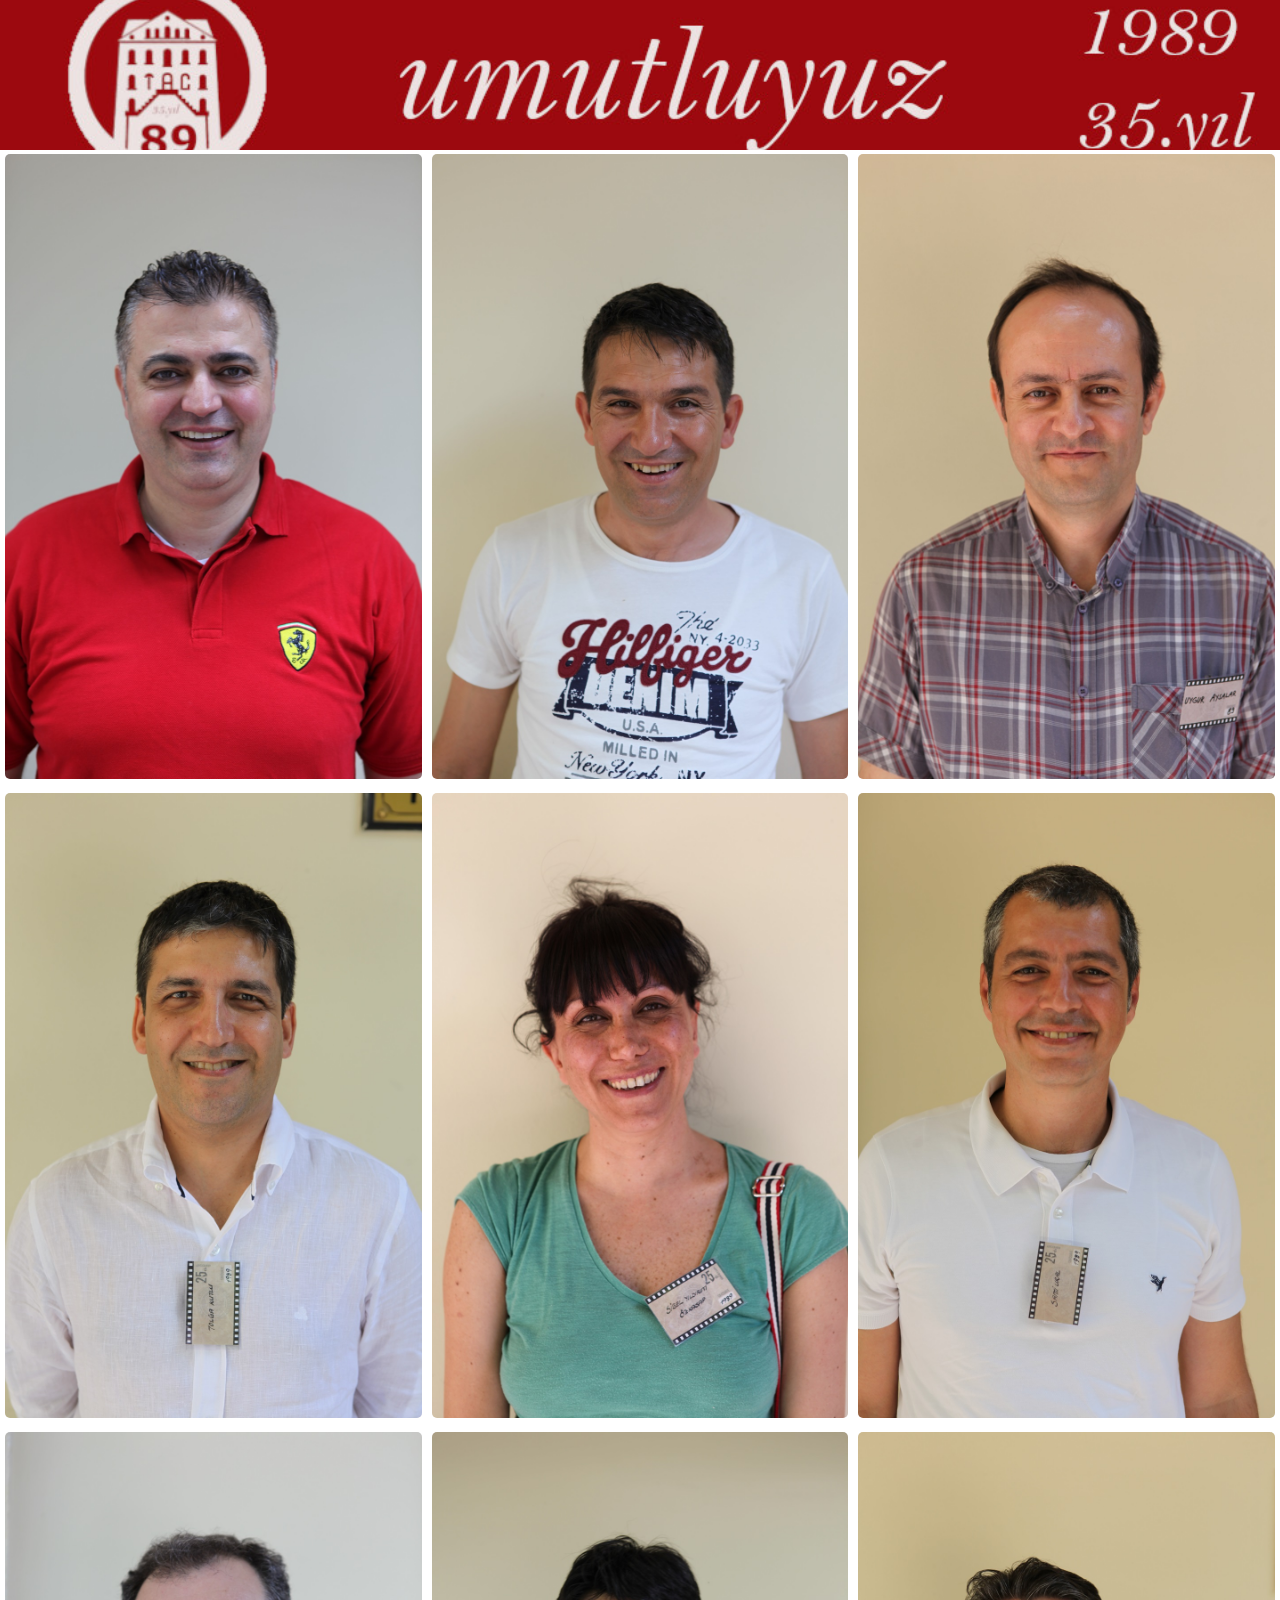
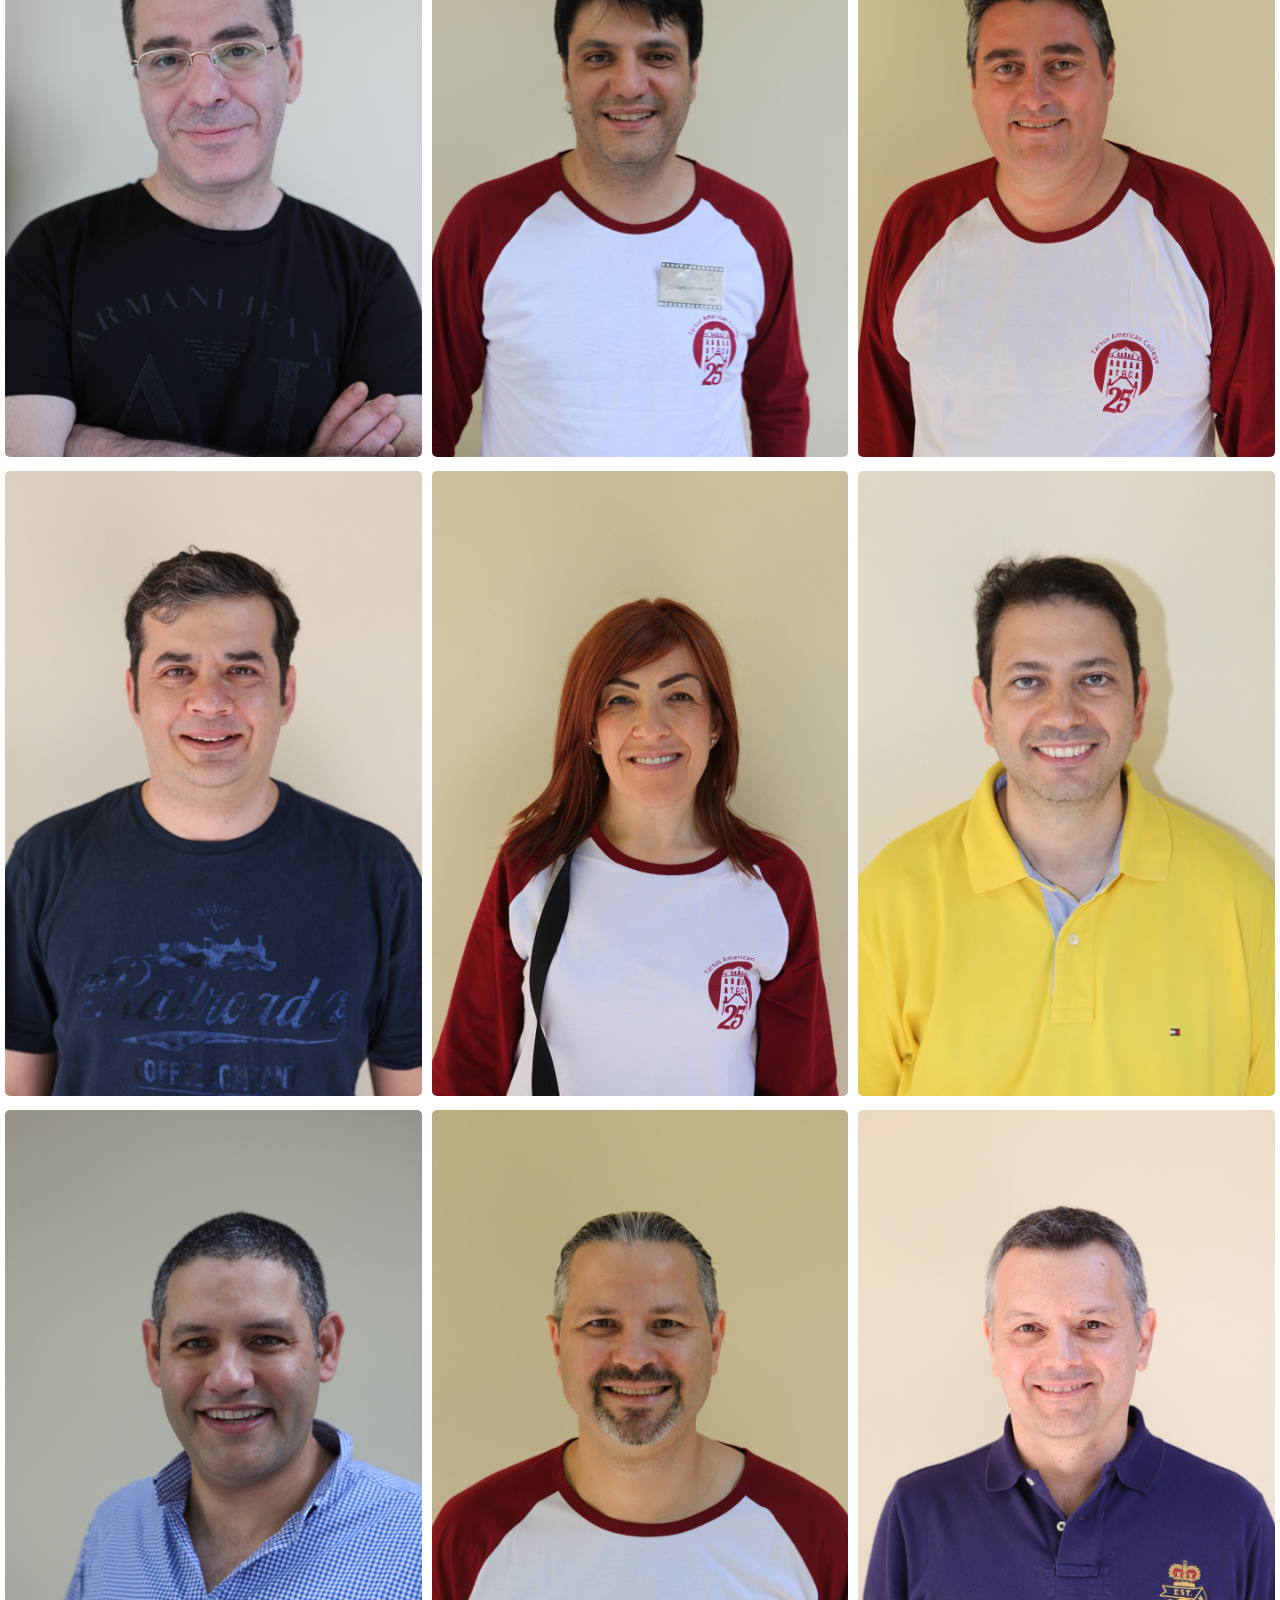
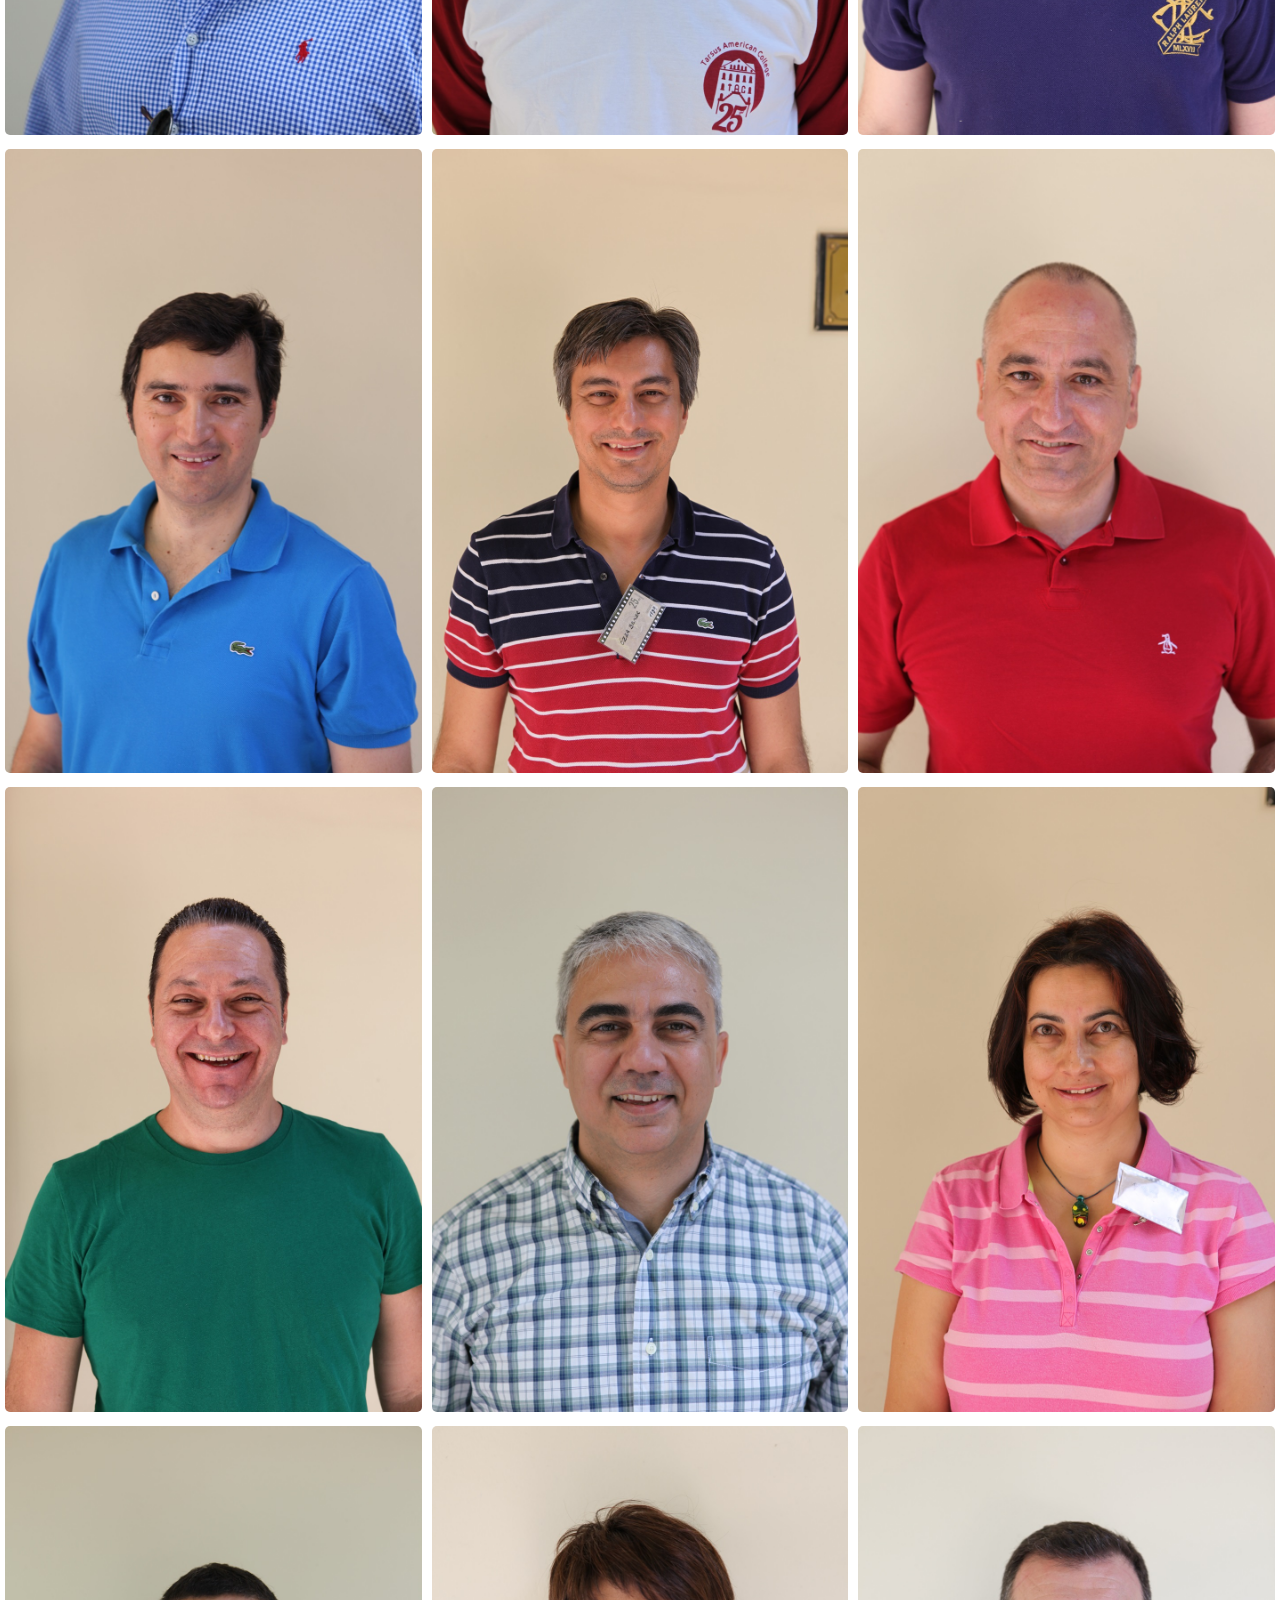
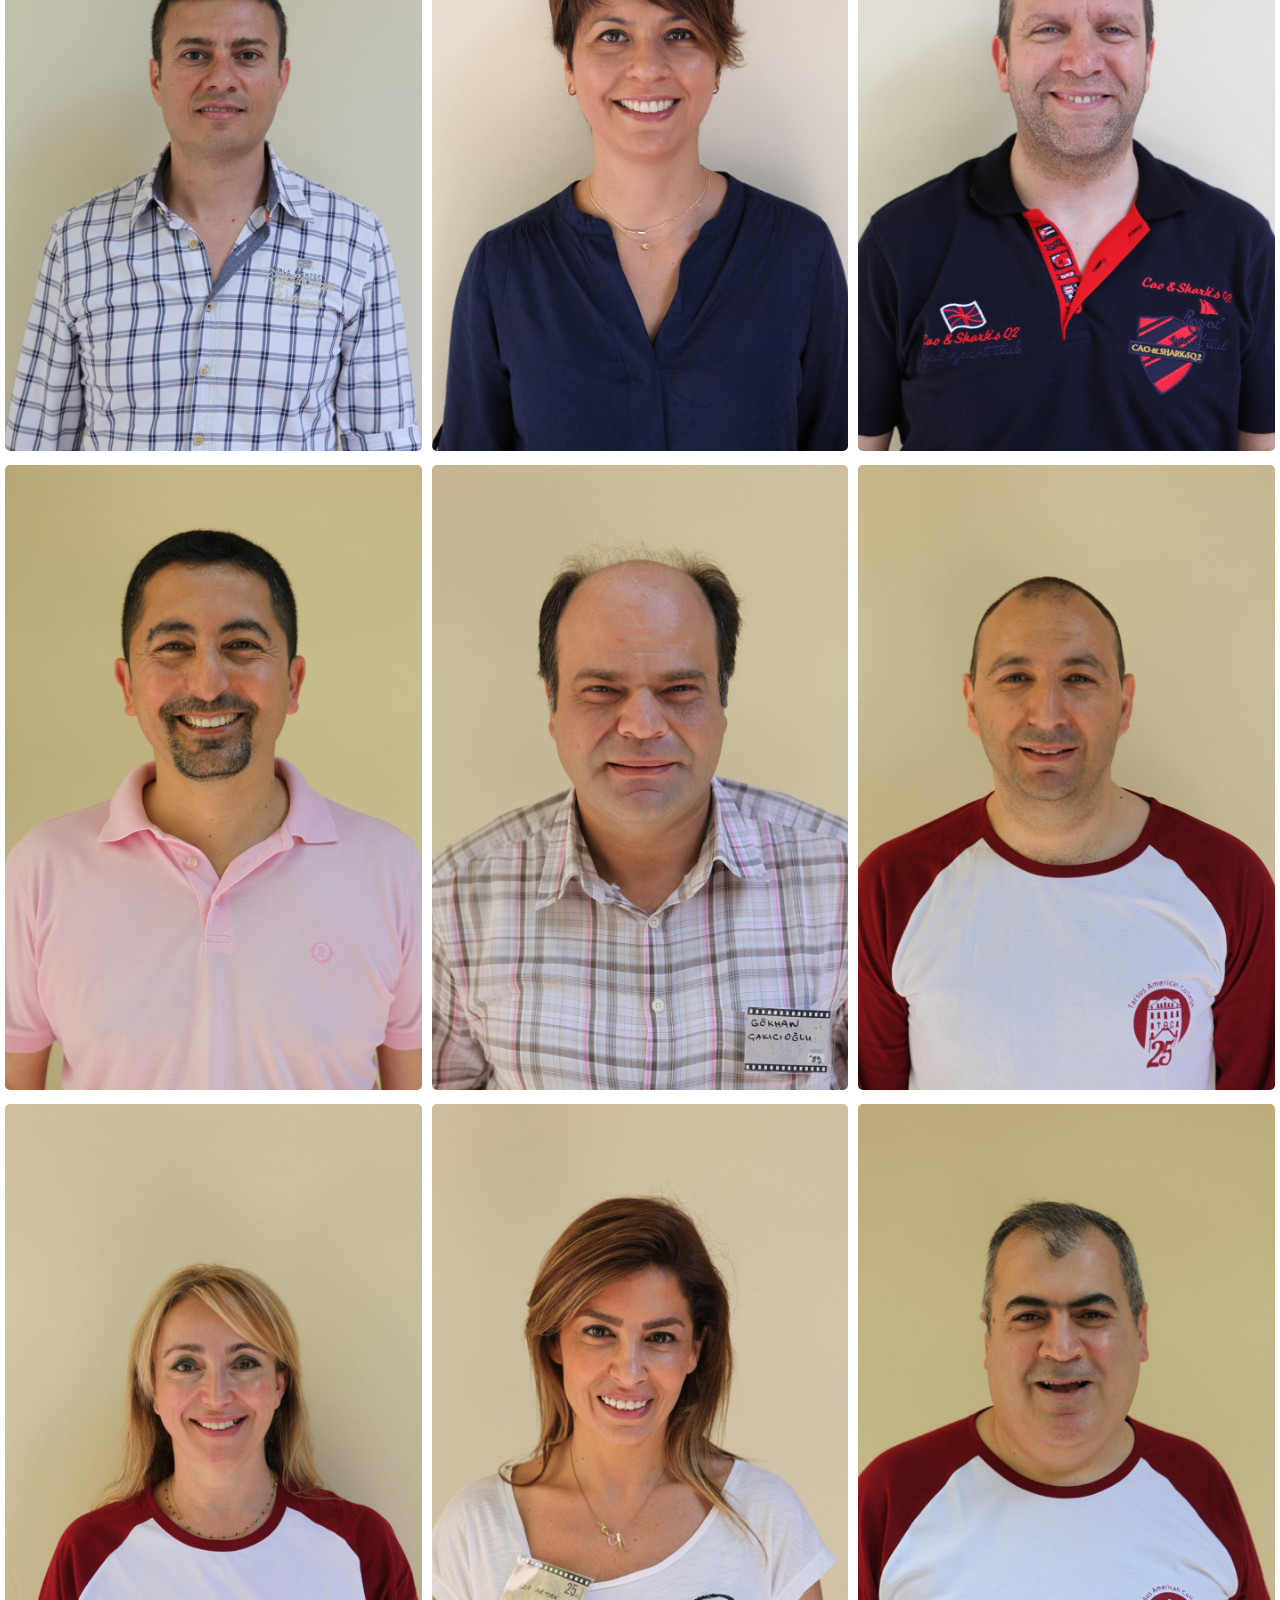
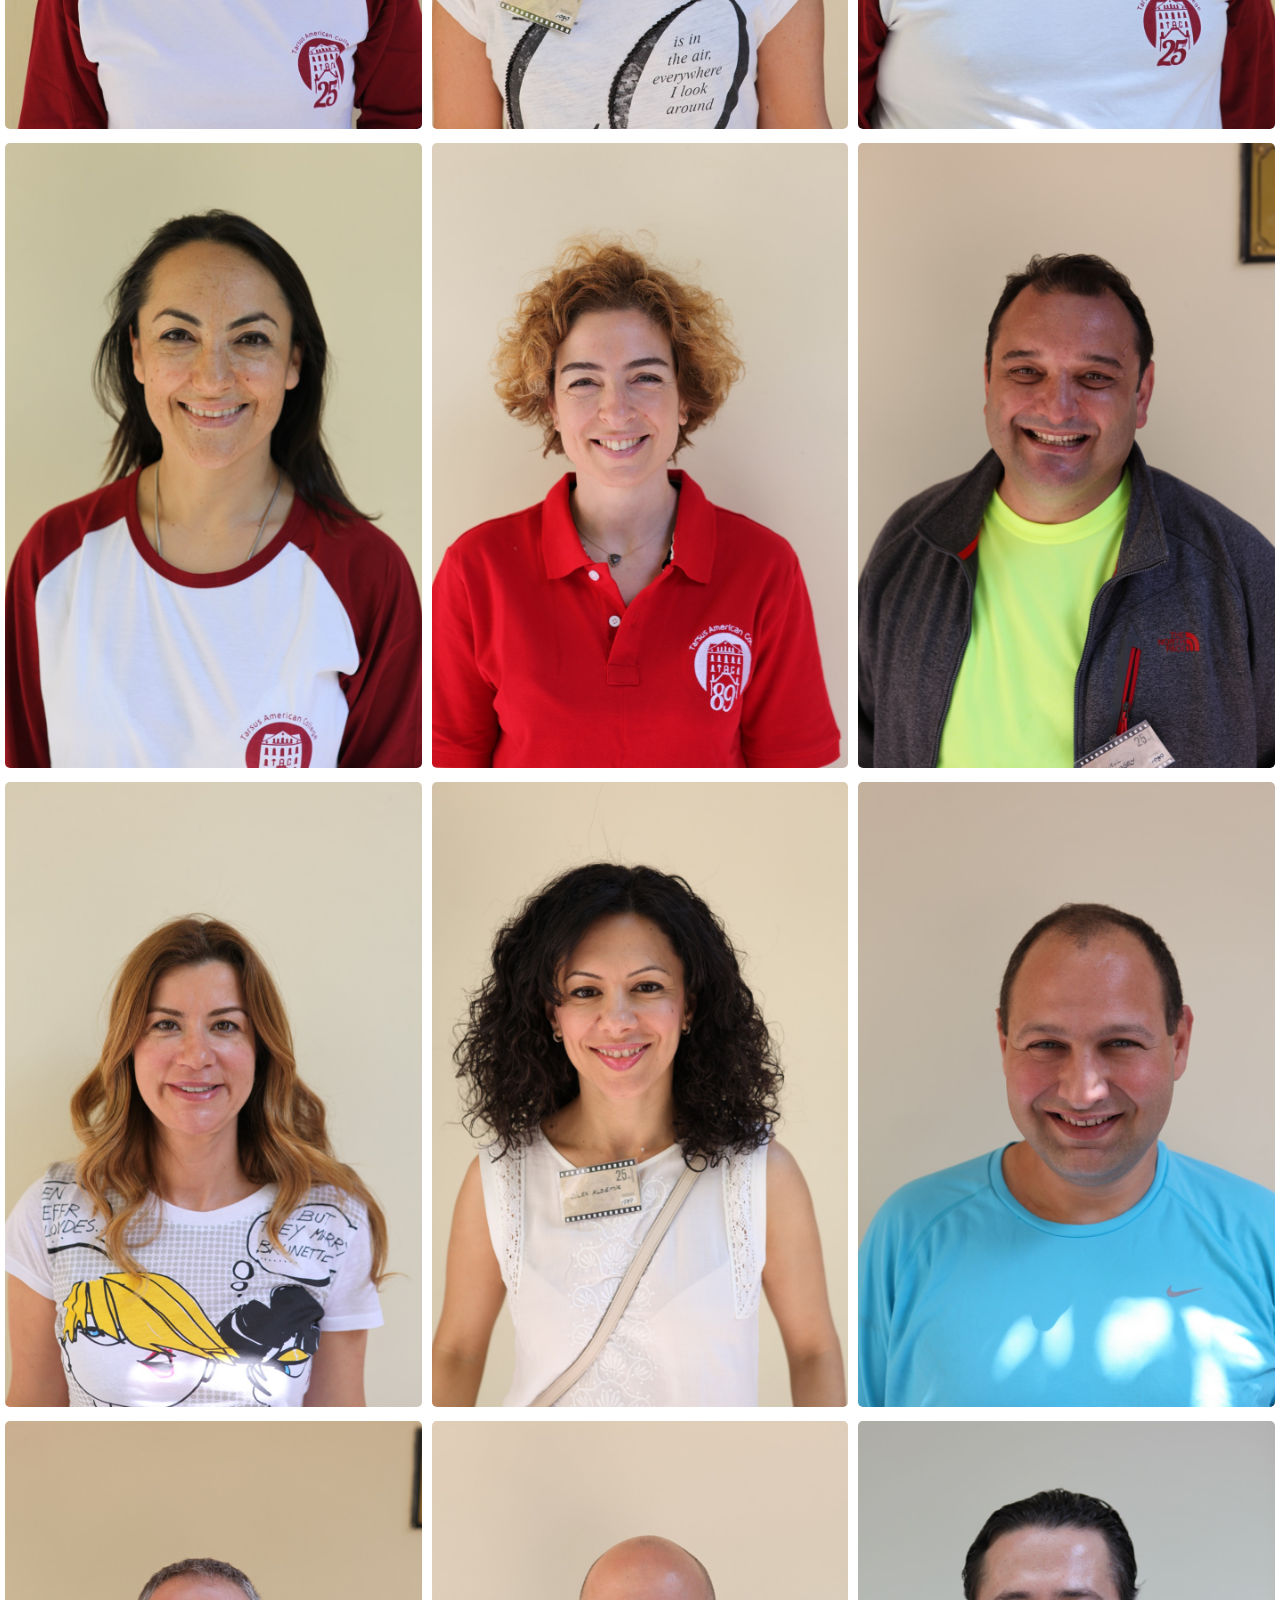
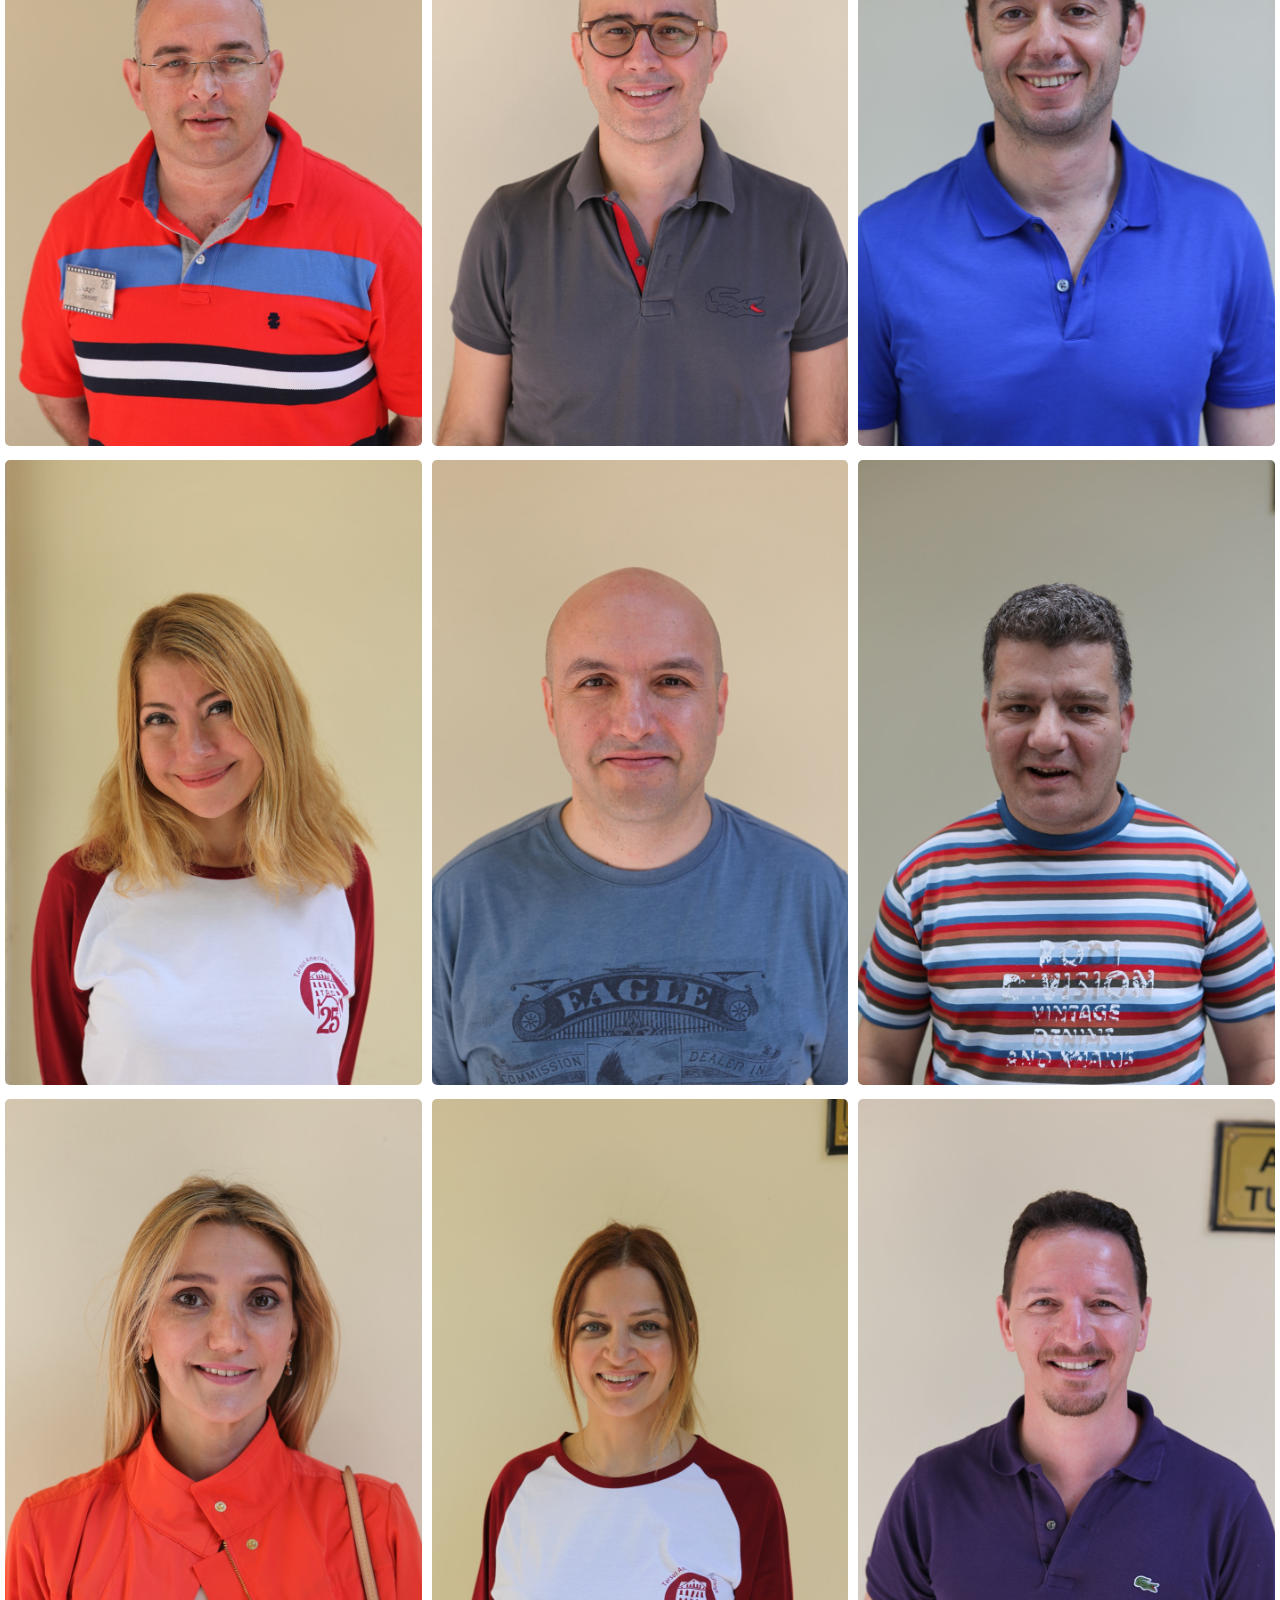
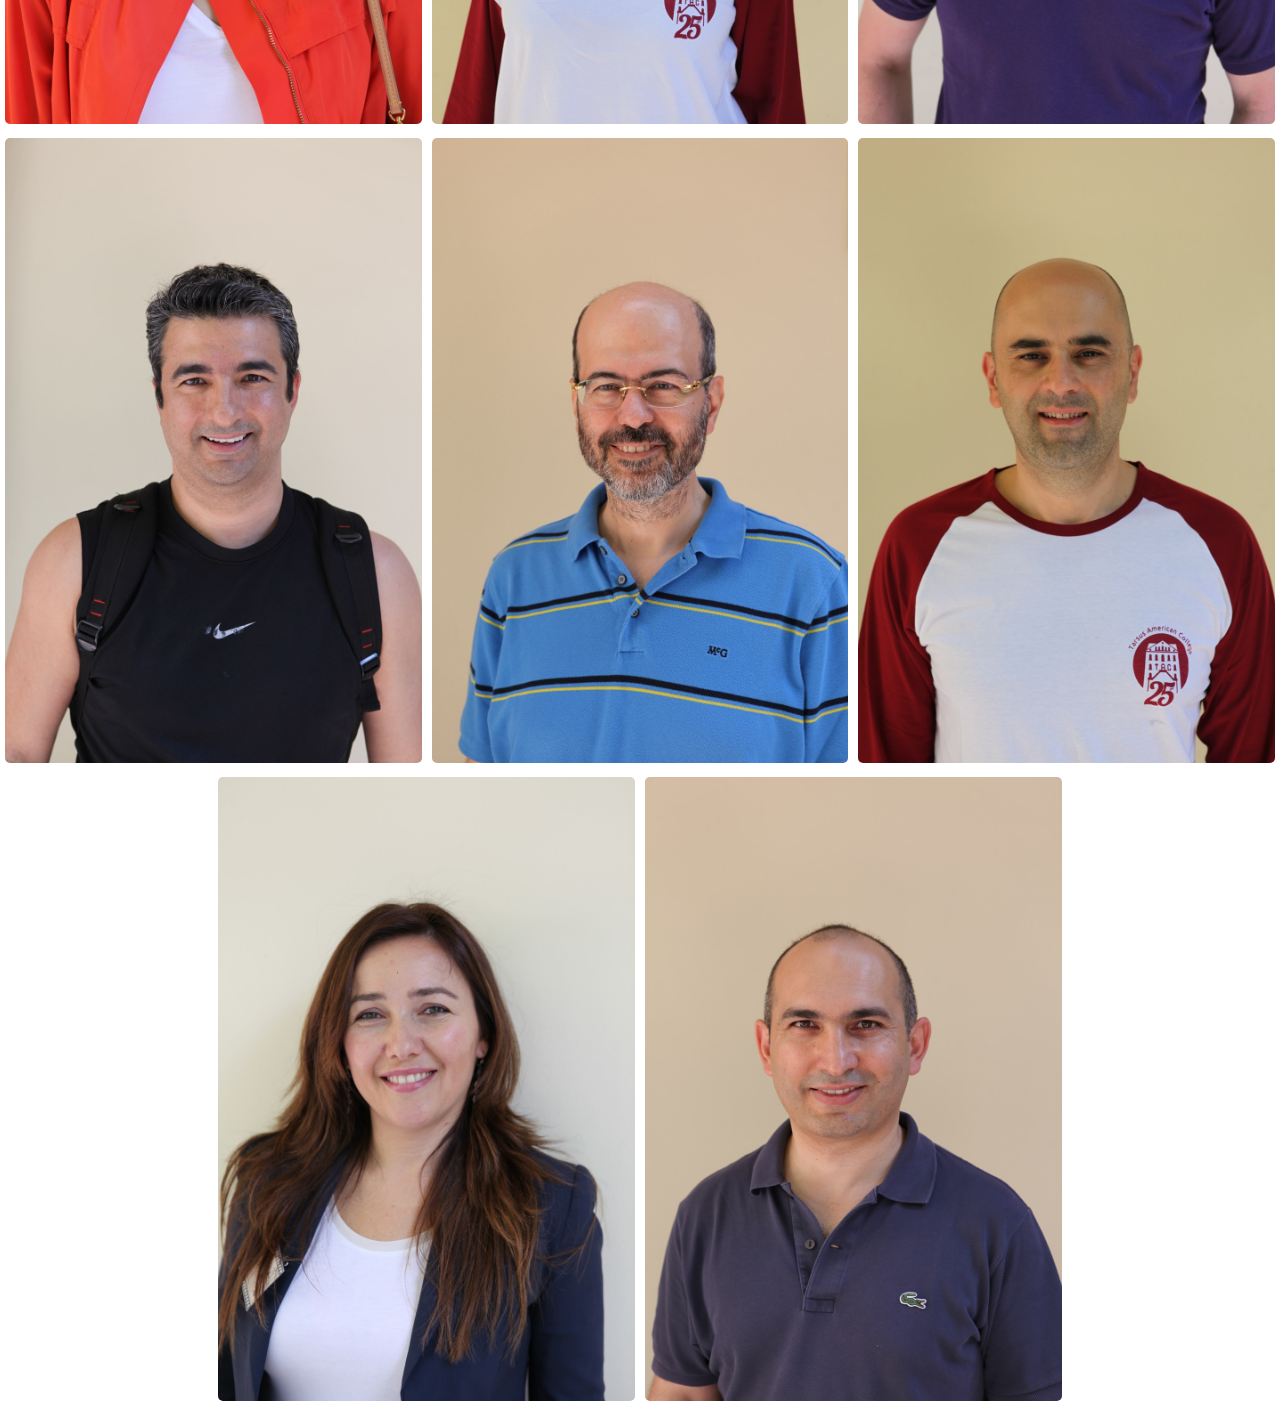
<file: 25yil.html>
<!DOCTYPE html>
<html lang="en">
<head>
    <meta charset="UTF-8">
    <meta name="viewport" content="width=device-width, initial-scale=1.0">
    <title>Gallery</title>
    <link rel="stylesheet" href="styles.css">
</head>
<body>

    
    

    <div class="header">
        <a href="/stickler25yil.html">
            <img src="images/25y/35banner1.jpg" alt="Banner Image" style="width: 100%; height: 150px; object-fit: cover;">
        </a>
    </div>

    <div id="gallery" class="gallery">
        <!-- Pictures will be dynamically added here -->
    </div>

    <script src="25yscript.js"></script>
</body>
</html>
</file>
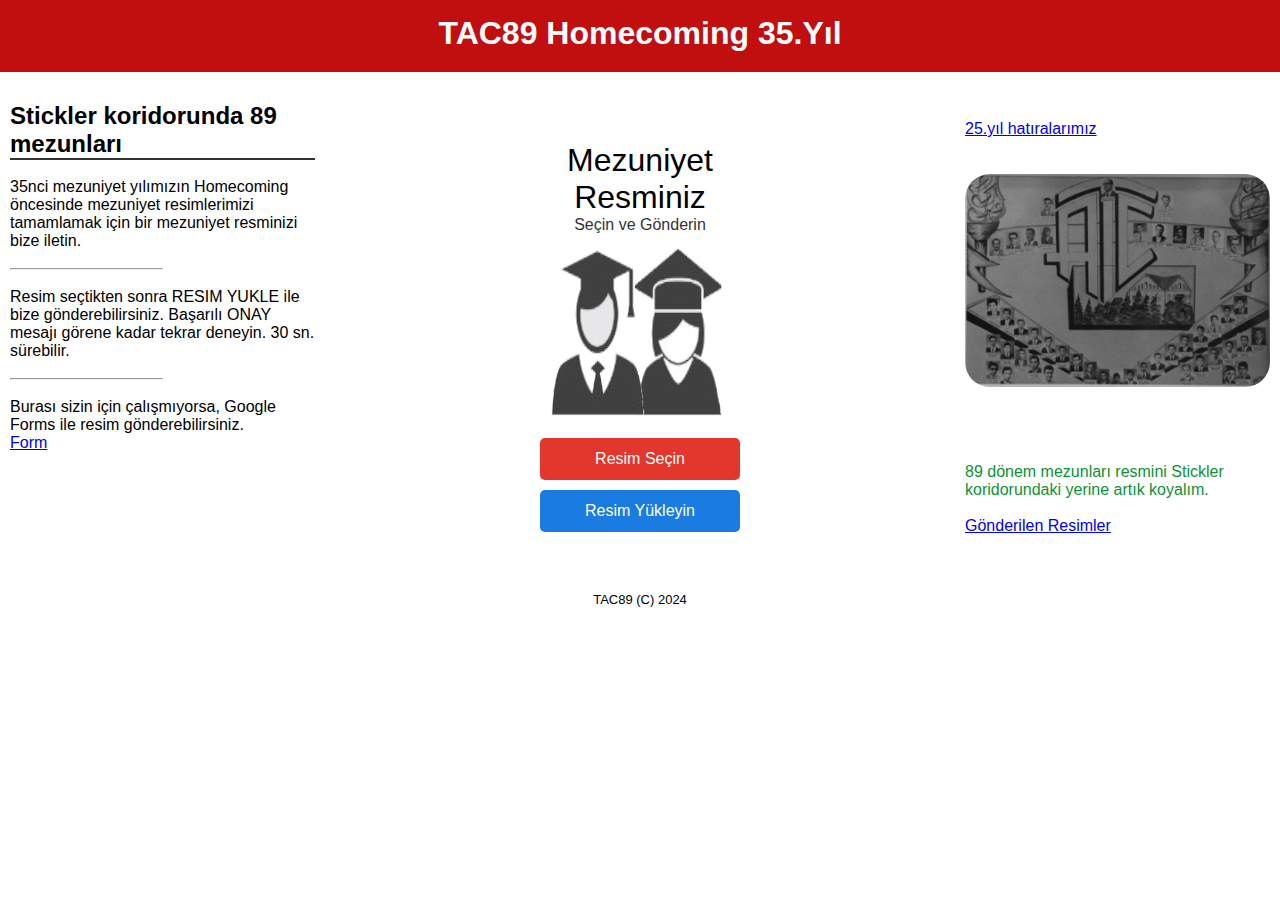
<file: home.html>
﻿<!DOCTYPE html>
<html lang="en" dir="ltr">

<head>
    <meta name="viewport" content="width=device-width, initial-scale=1.0">
    <title>89Mezun</title>
    <link rel="stylesheet" href="styles2.css">
    <script type="text/javascript" src="https://npmcdn.com/parse/dist/parse.min.js"></script>
</head>

<body>

    <div class="header">
        <h1>TAC89 Homecoming 35.Yıl</h1>
    </div>

    <div class="container">
        <div class="column first">
            <h2>Stickler koridorunda 89 mezunları</h2>
            <hr style="height:2px;border:none;color:#333;background-color:#333;">
            <br />
            <p>35nci mezuniyet yılımızın Homecoming öncesinde mezuniyet resimlerimizi tamamlamak için bir mezuniyet resminizi bize iletin.</p>
            <br />
            <hr style="width:50%;text-align:left;margin-left:0">
            <br />
            <p>Resim seçtikten sonra RESIM YUKLE ile bize gönderebilirsiniz. Başarılı ONAY mesajı görene kadar tekrar deneyin. 30 sn. sürebilir.</p>
            <br />
            <hr style="width:50%;text-align:left;margin-left:0">
            <br />
            <p>Burası sizin için çalışmıyorsa, Google Forms ile resim gönderebilirsiniz.</p>
            <p><a href="https://forms.gle/Pm5Hcgnpf4jNHMk38">Form</a></p>
        </div>
        <div class="column second">
            <div class="card">
                <h1>Mezuniyet Resminiz</h1>
                <p>Seçin ve Gönderin</p>
                <img src="images/mezunlar.jpg" id="profile-pic">

                <label for="input-file">Resim Seçin</label>
                <label id="upload-file-label" class="yukle-label">Resim Yükleyin</label>
                <input type="file" accept="image/jpeg, image/png, image/jpg" id="input-file">
                
            </div>
        </div>
        <div class="column third">
            <br />
            <p><a href="https://aaa-www-02-2eb0da1c9758.herokuapp.com/25yil.html">25.yıl hatıralarımız</a></p>
            <br />
            <br />
            <img src="images/sticklerMezunResimleri.jpg" alt="Image Description" class="image">
            <br />
            <br />
            <br />
            <br />
            <br />
            <p>89 dönem mezunları resmini Stickler koridorundaki yerine artık koyalım.</p>
            <br />
            <p><a href="https://aaa-www-02-2eb0da1c9758.herokuapp.com/mezunlar.html">Gönderilen Resimler</a></p>
        </div>
    </div>



    

    <footer>
        TAC89 (C) 2024
    </footer>

    <script>
        Parse.initialize("burDaliPLstPolKtA7ozgIUXgvgIAbsEDDRRaall", "nlAyYXfDQpZY7cMixJCodO0rGpOrt9iAfjKfvYLd");
        Parse.serverURL = "https://burda-aaa-01.herokuapp.com/parse";
    </script>

    <script src="script.js" charset="utf-8"></script>

</body>

</html>
</file>
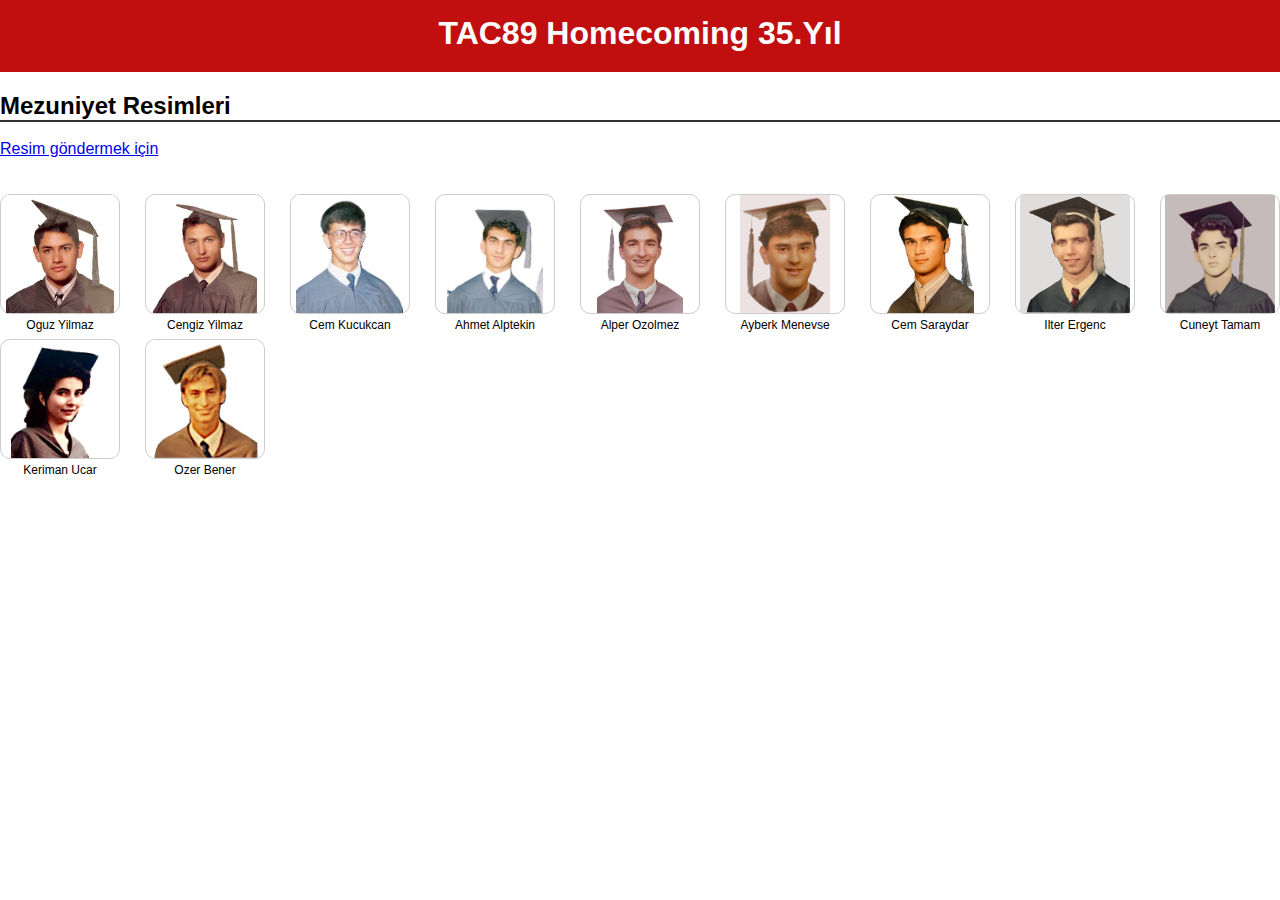
<file: mezunlar.html>
<!DOCTYPE html>
<html lang="en">
<head>
    <meta charset="UTF-8">
    <meta name="viewport" content="width=device-width, initial-scale=1.0">
    <title>Display Pictures</title>
    <link rel="stylesheet" href="styles2.css">
</head>
<body>

    <div class="header">
        <h1>TAC89 Homecoming 35.Yıl</h1>
    </div>

    <h2>Mezuniyet Resimleri</h2>
    <hr style="height:2px;border:none;color:#333;background-color:#333;">
    <br />
    <p><a href="https://aaa-www-02-2eb0da1c9758.herokuapp.com/">Resim göndermek için</a></p>
    <br />
    <br />

    <div class="picture-container" id="pictureContainer">
        <!-- Pictures will be dynamically added here -->
    </div>

    <script>
        // List of picture file names
        const pictureNames = [
            'Oguz Yilmaz.jpg',
            'Cengiz Yilmaz.jpg',
            'Cem Kucukcan.jpg',
            'Ahmet Alptekin.jpg',
            'Alper Ozolmez.jpg',
            'Ayberk Menevse.jpg',
            'Cem Saraydar.jpg',
            'Ilter Ergenc.jpg',
            'Cuneyt Tamam.jpg',
            'Keriman Ucar.jpg',
            'Ozer Bener.jpg',
            // Add more picture names as needed
        ];

        // Get the picture container element
        const pictureContainer = document.getElementById('pictureContainer');

        // Loop through each picture name and create picture elements
        pictureNames.forEach(pictureName => {
            // Create picture frame element
            const pictureFrame = document.createElement('div');
            pictureFrame.classList.add('picture-frame');

            // Create image element
            const img = document.createElement('img');
            img.src = 'images/resimler/' + pictureName; // Assuming 'resimler' is the subfolder
            img.alt = pictureName;
            pictureFrame.appendChild(img);

             // Create picture name element
             const pictureNameElement = document.createElement('div');
            pictureNameElement.classList.add('picture-name');
            pictureNameElement.textContent = pictureName.split('.')[0]; // Display picture name without extension
            pictureFrame.appendChild(pictureNameElement);

            // Append picture frame to container
            pictureContainer.appendChild(pictureFrame);
        });
    </script>
</body>
</html>
</file>
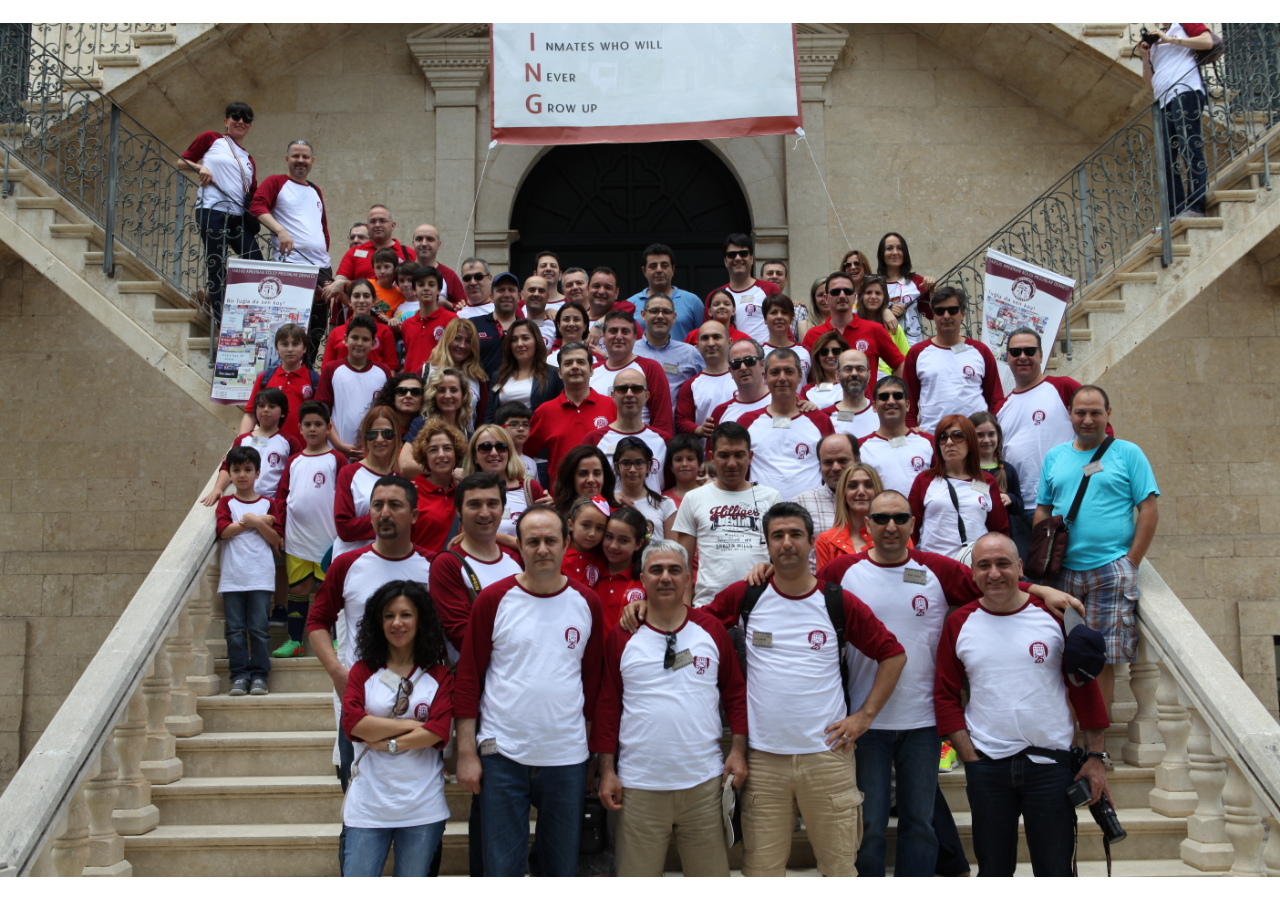
<file: stickler25yil.html>
<!DOCTYPE html>
<html lang="en">
<head>
  <meta charset="UTF-8">
  <meta name="viewport" content="width=device-width, initial-scale=1.0">
  <title>25YIL</title>
  <style>
    body, html {
      margin: 0;
      padding: 0;
      width: 100%;
      height: 100%;
      overflow: hidden;
      display: flex;
      justify-content: center;
      align-items: center;
    }
    img {
      max-width: 100%;
      max-height: 100%;
      object-fit: cover;
      cursor: pointer;  /* Add cursor pointer on hover */
    }
    img:hover {
      opacity: 0.8;  /* Change opacity on hover for visual effect */
    }
  </style>
</head>
<body>
  <img id="playImage" src="images/25y/25YIL.JPG" alt="25YIL Image">

  <script>
    const audio = new Audio('Defne-TWTDmaster_smaller.mp3');
    const image = document.getElementById('playImage');

    image.addEventListener('click', function() {
      audio.play();
    });

    image.addEventListener('mouseover', function() {
      // Optional: Add a visual indicator on hover (e.g., tooltip)
      // You can use JavaScript or CSS for this
    });
  </script>
</body>
</html>
</file>
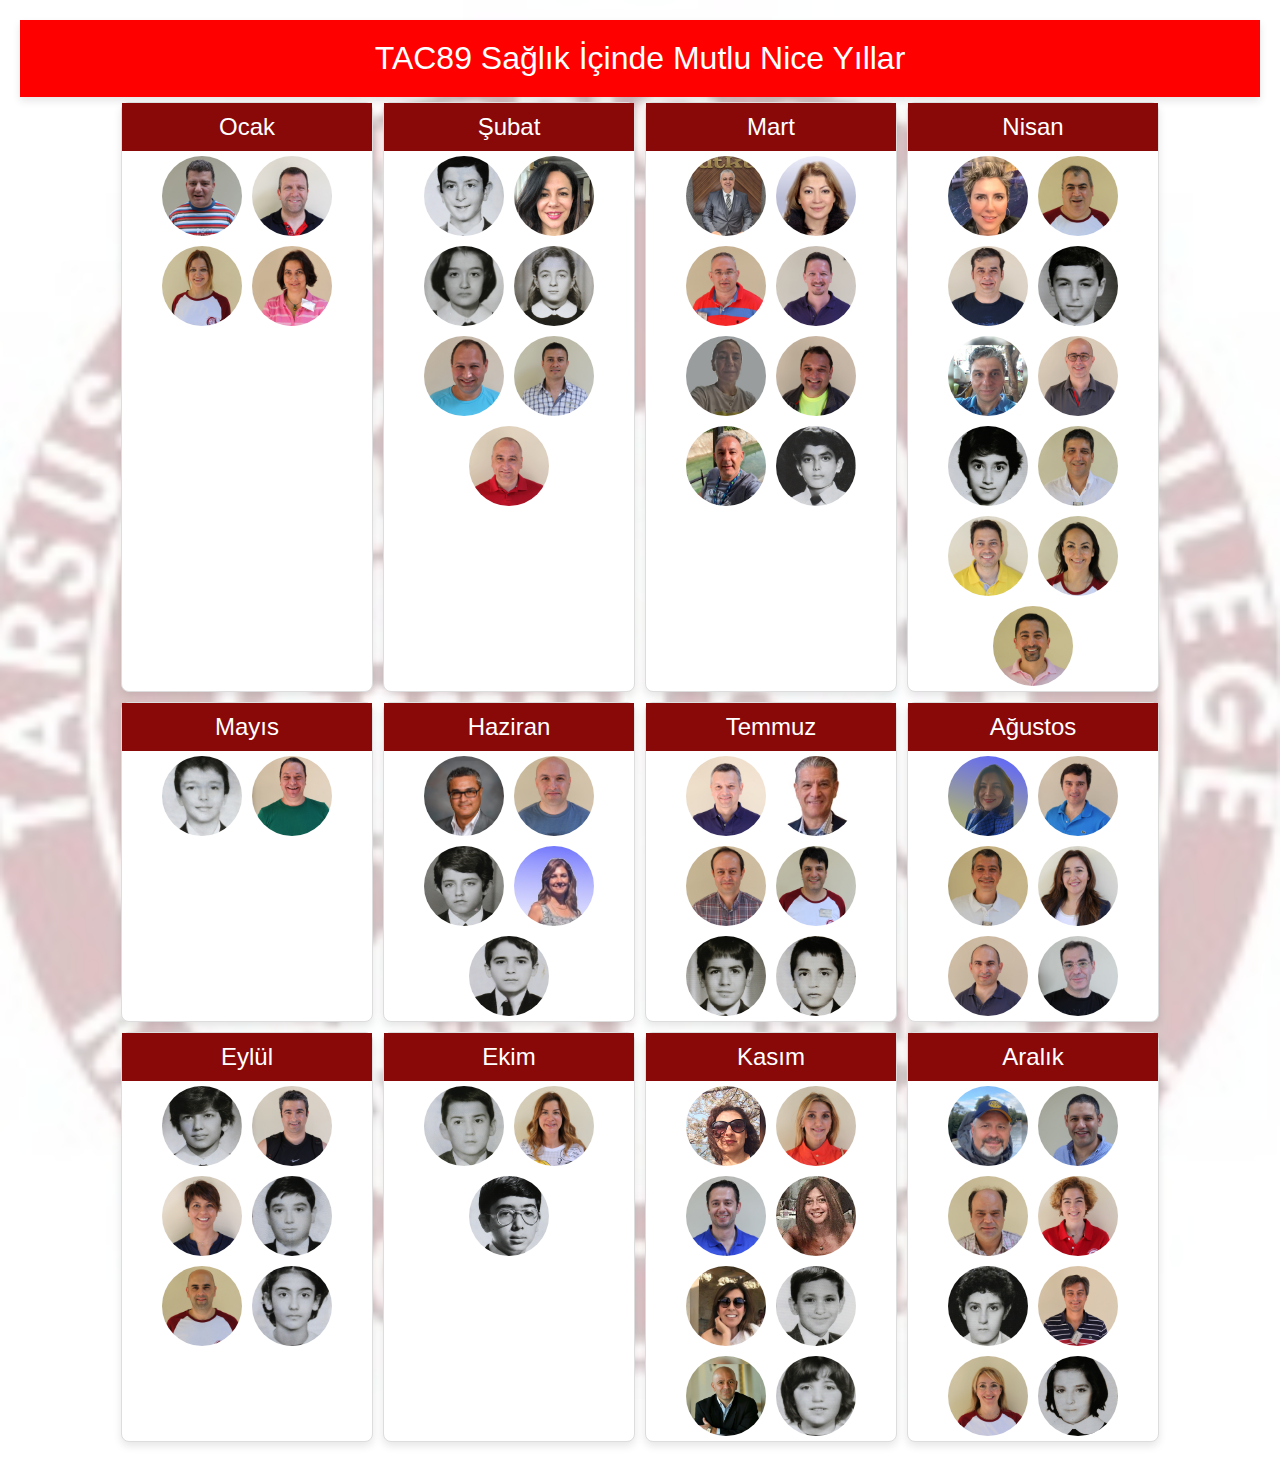
<file: tac89birthdays.html>
<!DOCTYPE html>
<html lang="en">
<head>
    <meta charset="UTF-8">
    <meta name="viewport" content="width=device-width, initial-scale=1.0">
    <title>TAC89 Doğumgünü Takvimi</title>
    <link rel="stylesheet" href="styles3.css">
    
</head>
<body>
    <div class="banner">TAC89 Sağlık İçinde Mutlu Nice Yıllar</div>

    <script src="script3.js" charset="utf-8"></script>

   

</body>
</html>
</file>
<file: styles.css>
*{
    margin: 0;
    padding: 0;
    font-family: 'Poppins', sans-serif;
    box-sizing: border-box;
  }
  
  .hero {
    width: 100%;
    height: 100vh;
    background: #482e2e;
    display: flex;
    align-items: center;
    justify-content: center;
  }
  
  .hero img#processedImage {
    background-color: #d71515;
    border-radius: 15%;
  }
  
  .card {
    width: 20%;
    border-radius: 15px;
    text-align: center;
    margin-right: 5%;
  }
  
  .card2 {
    width: 20%;
    border-radius: 15px;
    text-align: center;
    margin-right: 5%;
  }
  
  .card h2 {
    color: #505850;
    font-size: 2vw;
  }
  
  .card2 h2 {
    color: #d6e3d6;
    font-size: 2vw;
  }
  
  .card img {
    width: 100%;
    height: 100%;
    border-radius: 5%;
    margin-top: 10px;
    margin-bottom: 5%;
    object-fit: contain;
  }
  
  .card2 img {
    width: 100%;
    height: 100%;
    border-radius: 5%;
    margin-top: 10px;
    margin-bottom: 5%;
    object-fit: contain;
  }
  
  label {
    display: block;
    width: 75%;
    background: #6434eb;
    color: #fff;
    padding: 5%;
    align-self: center;
    border-radius: 5px;
    cursor: pointer;
  }
  
  input {
    display: none;
  }
  
  .footer {
    font-size: small;
    text-align: center;
  }
  
  .big-blue-button {
    background-color: #6434eb; /* Adjust orange shade if needed */
    color: #fff; /* Text color should contrast with background */
    font-size: auto; /* Adjust font size as desired */
    padding: 1% 2%; /* Adjust padding for desired button size */
    border: none; /* Remove default border */
    border-radius: 15%; /* Set round corners */
    cursor: pointer; /* Make button clickable */
    transition: all 0.2s ease-in-out; /* Add hover effect */
    height: 15%;
    text-align: center;
  }
  
  .big-blue-button:hover {
    background-color: #7160c5; /* Slightly darken on hover */
  }
  
  .img-container{
    background-image: url('images/TCBayrak.jpg');
    background-position: center;
    background-repeat: no-repeat;
    background-size: cover;
    position: relative;
  }
  
  .img-container h2 {
    margin-bottom: 0px;
    text-align: center;
    color: #c1cec1;
    font-family:'Segoe UI', Tahoma, Geneva, Verdana, sans-serif
  }
  
  
  .dropdown-thin a {
    height: 25px;
    padding-top: 2px;
  }

  .gallery {
    display: flex;
    flex-wrap: wrap;
    justify-content: center;
    gap: 10px;
    }

    .picture {
    width: calc(33.33% - 10px);
    cursor: pointer;
    }

    .picture img {
    width: 100%;
    height: auto;
    border-radius: 5px;
    transition: transform 0.2s;
    }

    .picture img:hover {
    transform: scale(1.05);
}
</file>
<file: styles2.css>
*{
  margin: 0;
  padding: 0;
  font-family: 'Poppins', sans-serif;
  box-sizing: border-box;
}

.card {
  width: 300px;
  background: #fff;
  padding: 40px;
  border-radius: 15px;
  text-align: center;
  color: #333;
}

.card h1 {
  font-weight: 500;
  color: #000;
}

.card img {
  width: 180px;
  height: 180px;
  border-radius: 5%;
  margin-top: 5px;
  margin-bottom: 5px;
  object-fit: contain;
}

label {
  display: block;
  width: 200px;
  background: #e3362c;
  color: #fff;
  padding: 12px;
  margin: 10px auto;
  border-radius: 5px;
  cursor: pointer;
}

button {
    display: block;
    width: 200px;
    background: #e3362c;
    color: #fff;
    padding: 12px;
    margin: 10px auto;
    border-radius: 5px;
    cursor: pointer;
}

input {
  display: none;
}

footer {
  font-size: small;
  text-align: center;
}

.container {
    display: flex;
    flex-wrap: wrap; /* Allow columns to wrap on smaller screens */
    margin: 0 auto; /* Center the container horizontally */
}

.column {
    padding: 10px;
}



    .column.first {
        flex: 1;
    }

    .column.second {
        flex: 2; /* Set the second column to regular width */
        display: flex; /* Enable flexbox for the second column */
        justify-content: center; /* Center content horizontally */
        align-items: center; /* Center content vertically (optional) */
    }

    .column.third {
        flex: 1;
        color: #0c9335;
    }

.image {
    width: 100%; /* Make image fit the column width */
    border-radius: 25px;
    height: auto;
}

.header {
    text-align: center;
    padding: 10px 0; /* Set top and bottom padding */
    background: #c10e0e;
    color: #fff;
    margin-bottom: 20px; /* Add margin below the header */
}

    .header h1 {
        font-size: 2em; /* Set font size to 2 times the default */
        font-weight: bold; /* Make text bold */
        margin: 5px; /* Remove default margins from heading */
        margin-bottom: 10px;
    }

.yukle-label {
    background: #1a7be0;
    color: #fff;
}

.picture-container {
  display: flex;
  flex-wrap: wrap;
  gap: 25px;
}

.picture-frame {
  width: 120px; /* Adjust the width as needed */
  height: 120px; /* Adjust the height as needed */
  text-align: center;
  border-radius: 10px; /* Adjust the border radius as needed */
  border: 1px solid #ccc; /* Add a border for better visibility */
}

.picture-frame img {
  max-width: 100%;
  max-height: 100%;
  display: inline-block;
  vertical-align: middle;
}

.picture-name {
  margin-top: 5px;
  font-size: 12px;
}
</file>
<file: styles3.css>
body {
    background-color: rgba(255, 255, 255, 0.5); /* Semi-transparent white background */
    font-family: Arial, sans-serif;
    display: flex;
    flex-wrap: wrap;
    justify-content: center;
    background-color: #f0f0f0;
    background-image: url('images/tac_logo.png');
    background-size: cover;
    background-position: center;
    background-repeat: no-repeat;
    background-color: rgba(255, 255, 255, 0.75); /* Semi-transparent white background */
    background-blend-mode: overlay;
    margin: 0;
    padding: 20px;
}

footer {
    font-size: small;
    text-align: center;
    margin-top: 20px;
    color: gray;
  }

.month-box {
    border: 1px solid #ddd;
    border-radius: 8px;
    width: 250px;
    margin: 5px;
    background-color: white;
    box-shadow: 0 4px 8px rgba(0, 0, 0, 0.1);
    overflow: visible;
}
.month-header {
    text-align: center;
    font-size: 1.5em;
    padding: 10px;
    background-color: rgb(137, 8, 8);
    color: white;
}
.month-images {
    display: flex;
    flex-wrap: wrap;
    justify-content: center;
    padding: 0px;
}
.month-images img {
    width: 80px;
    height: 80px;
    object-fit: cover;
    border-radius: 50%;
    margin: 5px;
}

.banner {
    background-color: red;
    color: white;
    text-align: center;
    font-size: 2em;
    padding: 20px 0;
    width: 100%;
    box-shadow: 0 4px 8px rgba(0, 0, 0, 0.1);
}

img.enlarged {
    transform: scale(3); /* Double the size */
    transition: transform 0.3s ease; /* Smooth scaling */
    z-index: 1000; /* Ensure it appears above other elements */
    position: relative; /* Ensure proper layering */
}
</file>
